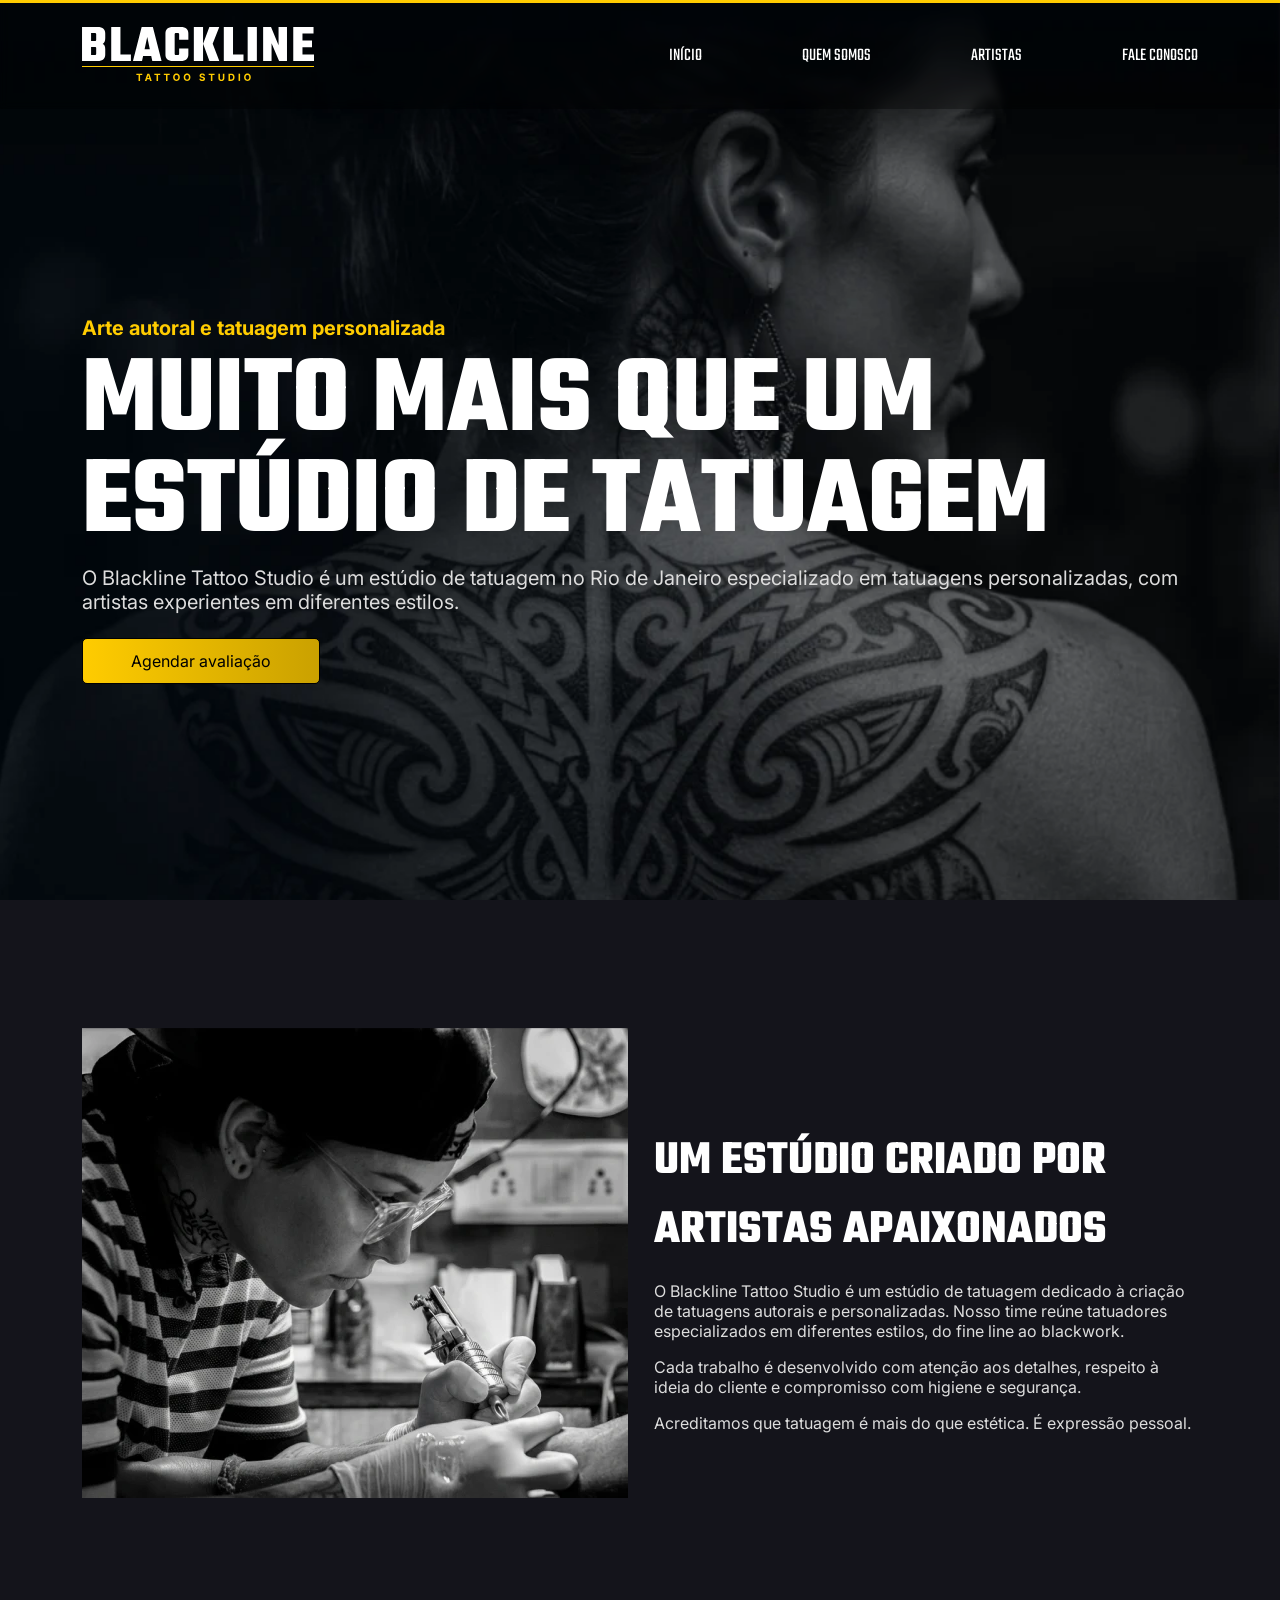
<file: index.html>
<!DOCTYPE html>
<html lang="pt-br">

<head>
    <meta charset="UTF-8">
    <meta name="viewport" content="width=device-width, initial-scale=1.0">
    <link rel="stylesheet" href="css/style.css">
    <link rel="preconnect" href="https://fonts.googleapis.com">
    <link rel="preconnect" href="https://fonts.gstatic.com" crossorigin>
    <link
        href="https://fonts.googleapis.com/css2?family=Inter:ital,opsz@0,14..32;1,14..32&family=Teko:wght@700&display=swap"
        rel="stylesheet">
    <title>Black Line - Tattoo Studio</title>
</head>

<body>
    <header class="headerPrincipal">
        <div class="container">
            <div class="logo">
                <img src="imagens/logo-black-line.svg" alt="logo do estudio de tatuagem Black Line">
            </div>
            <nav class="menu">
                <a href="#">Início</a>
                <a href="#">Quem Somos</a>
                <a href="#">Artistas</a>
                <a href="#">Fale Conosco</a>
            </nav>
        </div>
    </header>
    <div class="hero">
        <div class="container">
            <h2>Arte autoral e tatuagem personalizada</h2>
            <h1>muito mais que um estúdio de tatuagem</h1>
            <p>O Blackline Tattoo Studio é um estúdio de tatuagem no Rio de Janeiro especializado em tatuagens
                personalizadas, com artistas experientes em diferentes estilos.</p>
            <a class="button" href="error404.html">Agendar avaliação</a>
        </div>
    </div>
    <div class="container" id="container2">
        <img src="imagens/tatuador_black_line.webp" alt="tatuador blackline">
        <div>
            <h2>Um estúdio criado por artistas apaixonados</h2>
            <p>
                O Blackline Tattoo Studio é um estúdio de tatuagem dedicado à criação de tatuagens autorais e
                personalizadas. Nosso time reúne tatuadores especializados em diferentes estilos, do fine line ao
                blackwork.
            </p>
            <p>
                Cada trabalho é desenvolvido com atenção aos detalhes, respeito à ideia do cliente e compromisso com
                higiene e segurança.
            </p>
            <p>
                Acreditamos que tatuagem é mais do que estética. É expressão pessoal.
            </p>
        </div>
    </div>
    <footer class="footerPrincipal"></footer>
</body>

</html>
</file>
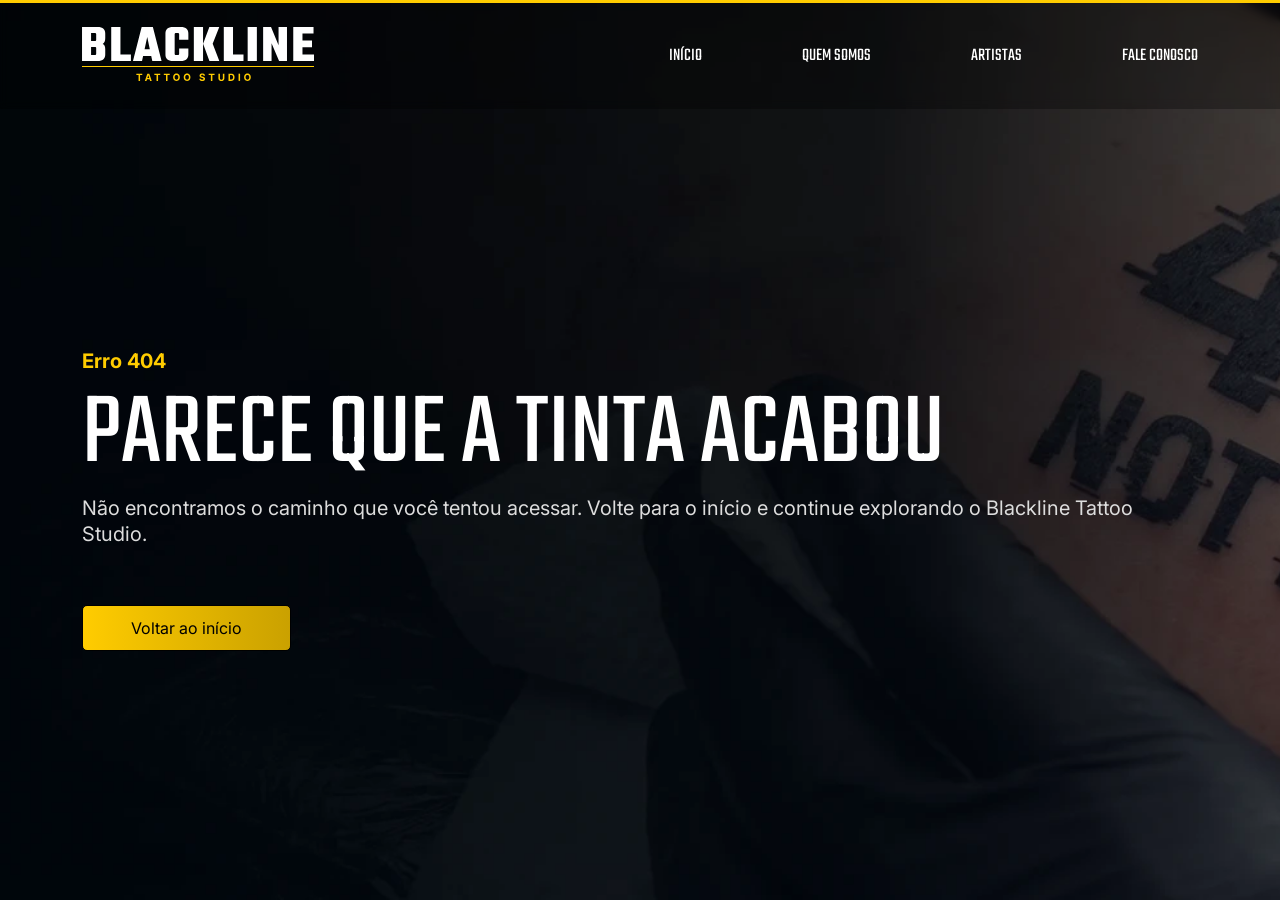
<file: error404.html>
<!DOCTYPE html>
<html lang="en">

<head>
    <meta charset="UTF-8">
    <meta name="viewport" content="width=device-width, initial-scale=1.0">
    <link rel="stylesheet" href="css/style.css">
    <link rel="preconnect" href="https://fonts.googleapis.com">
    <link rel="preconnect" href="https://fonts.gstatic.com" crossorigin>
    <link
        href="https://fonts.googleapis.com/css2?family=Inter:ital,opsz@0,14..32;1,14..32&family=Teko:wght@700&display=swap"
        rel="stylesheet">
    <link rel="stylesheet" href="css/style2.css">
    <title>Error404</title>
</head>

<body>
    <header class="headerPrincipal">
        <div class="container">
            <div class="logo">
                <img src="imagens/logo-black-line.svg" alt="logo do estudio de tatuagem Black Line">
            </div>

            <nav class="menu">
                <a href="#">Início</a>
                <a href="#">Quem Somos</a>
                <a href="#">Artistas</a>
                <a href="#">Fale Conosco</a>
            </nav>
        </div>
    </header>
    <div class="heroError">
        <div class="container">
            <h2>Erro 404</h2>
            <p id="errorP1">parece que a tinta acabou</p>
            <p id="errorP2">Não encontramos o caminho que você tentou acessar. Volte para o início e continue explorando
                o Blackline Tattoo Studio.</p>
            <a class="button" href="index.html">Voltar ao início</a>
        </div>
    </div>
</body>

</html>
</file>
<file: css/style.css>
*{
    margin: 0px;
    padding: 0px;
}
:root{
    --fonteRegular:"Inter",sans-serif;
    --fonteBold:"Teko",sans-serif;
    --brand:#FFCC00;
    --brandClaro:#FFE990;
    --brandEscuro:#CAA100;
    --gradient:linear-gradient(90deg,var(--brand)0%,var(--brandEscuro)100%);
    --dark:#14141B;
    --text:#DDDDDD;
    --preto:#000000;
    --branco:#FFFFFF;

}
body{
    background-color: var(--dark);
    font-family: var(--fonteRegular);
}
a{
    display: inline-block;
     text-decoration: none;
}
.container{
    width: 100%;
    max-width: 1116px;
    margin: 0 auto;
}
.headerPrincipal{
    background-color:rgba(0, 0, 0, 0.30);
    backdrop-filter:blur(5px);
    position: fixed;
    width: 100%;
    border-top: 3px solid var(--brand);
    padding:24px 0px;
}
.headerPrincipal .container{
    display: flex;
    align-items: center;
    justify-content: space-between;
}
.menu{
    display: flex;
    column-gap:100px;
}
.menu a{
    font-family: var(--fonteBold);
    color: var(--branco);
    font-size: 18px;
    text-transform: uppercase;
}
.menu a:hover{
    color: var(--brand);
}
.hero{
    background-image: url("../imagens/bg_hero.webp");
    height: 100vh;
    width: 100%;
    background-size: cover;
    background-position: top right;

    display: flex;
    align-items: center;
}

.hero .container{
    margin-top: 100px;
}

.hero h1{
    font-family: var(--fonteBold);
    color: var(--branco);
    font-size: 112px;
    text-transform: uppercase;
    line-height: 90%;
}
.hero h2{
    font-size: 20px;
    color: var(--brand);
    margin-bottom: 13px;
}
.hero p{
    font-size: 20px;
    color: var(--text);
    margin-top: 12px;
    margin-bottom: 24px;
}

.button{
    font-size: 16px;
    padding: 12px 48px;
    background-image: var(--gradient);
    border: 1px solid;
    border-radius: 5px;
    color: var(--preto);
   
}
#container2{
    padding: 128px 0px;
    display: flex;
    column-gap: 26px;
}
#container2 h2{
    margin-top: 99px;
    margin-bottom: 16px;
    font-size: 48px;
    font-family:var(--fonteBold) ;
    color: var(--branco);
    text-transform: uppercase;
}
#container2 p{
    font-size: 16px;
    color: var(--text);
    margin-bottom: 16px;
}
</file>
<file: css/style2.css>
:root{
    --fonteRegular:"Inter",sans-serif;
    --fonteBold:"Teko",sans-serif;
    --brand:#FFCC00;
    --brandClaro:#FFE990;
    --brandEscuro:#CAA100;
    --gradient:linear-gradient(90deg,var(--brand)0%,var(--brandEscuro)100%);
    --dark:#14141B;
    --text:#DDDDDD;
    --preto:#000000;
    --branco:#FFFFFF;
}
.heroError{
background-image: url(../imagens/bg_404.webp);
height: 100vh;
background-size: cover;
width: 100%;
display: flex;
align-items: center;
justify-content: center;
}
.heroError .container{
    margin-top: 100px;
}
.container h2{
    font-size: 20px;
    color: var(--brand);
}
.container #errorP1{
    font-size: 104px;
    color: var(--branco);
    margin-top: 16px;
    margin-bottom: 12px;
    text-transform: uppercase;
    font-family: var(--fonteBold);
    line-height: 90%;
}
#errorP2{
    font-size: 20px;
    color: var(--text);
    margin-bottom: 58px;
    line-height:130%;
}
</file>
